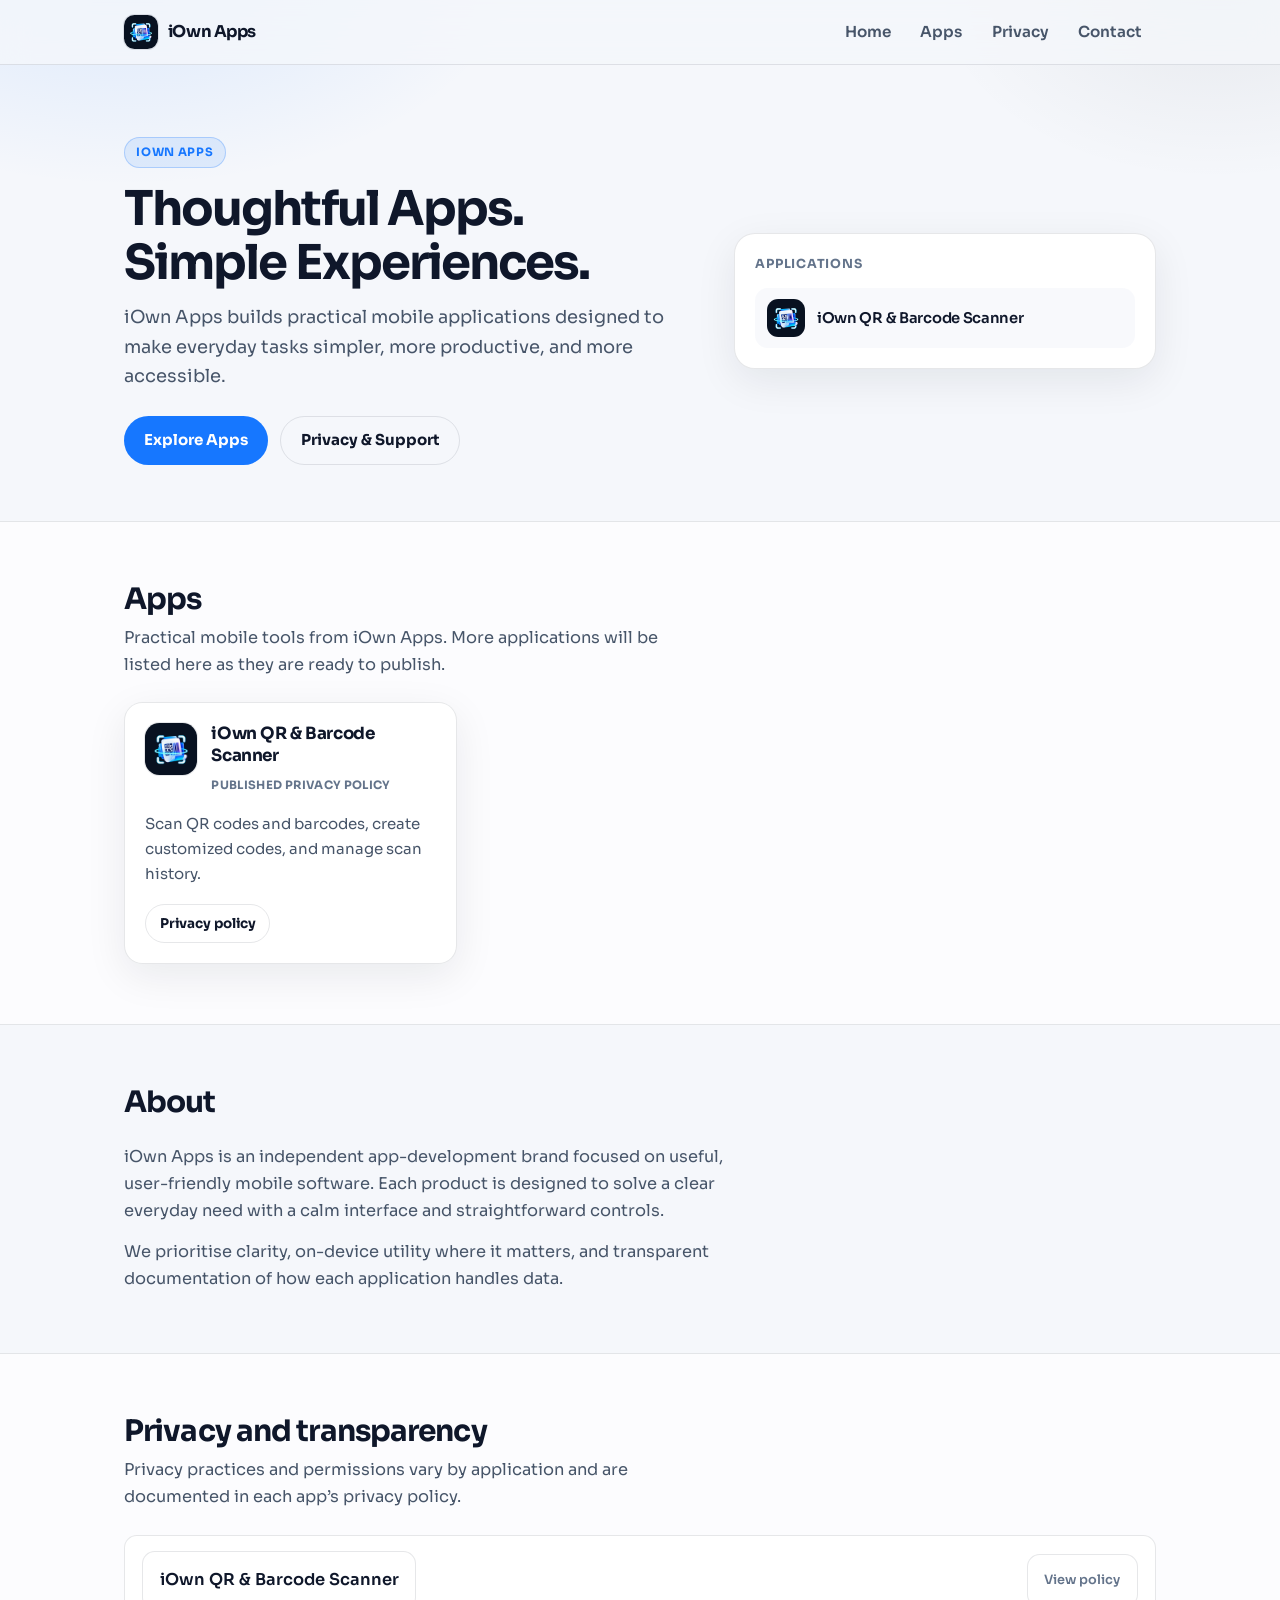
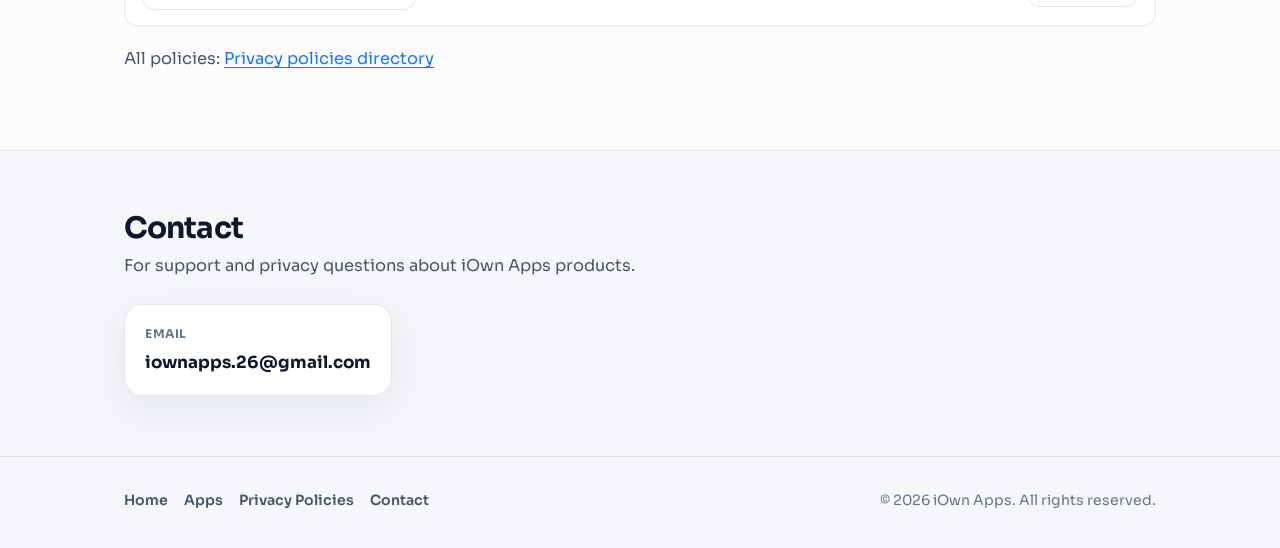
<file: index.html>
<!DOCTYPE html>
<html lang="en">
  <head>
    <meta charset="utf-8" />
    <meta
      name="viewport"
      content="width=device-width, initial-scale=1, viewport-fit=cover"
    />
    <title>iOwn Apps — Thoughtful mobile applications</title>
    <meta
      name="description"
      content="iOwn Apps builds practical mobile applications designed to make everyday tasks simpler, more productive, and more accessible."
    />
    <meta name="theme-color" content="#07111F" />
    <meta property="og:title" content="iOwn Apps" />
    <meta
      property="og:description"
      content="Thoughtful Apps. Simple Experiences. Practical mobile software from iOwn Apps."
    />
    <meta property="og:type" content="website" />
    <meta
      property="og:url"
      content="https://iown-apps.github.io/iown-apps-web-page/"
    />
    <meta
      property="og:image"
      content="https://iown-apps.github.io/iown-apps-web-page/assets/images/iown-qr-icon.png"
    />
    <link rel="icon" type="image/png" href="assets/images/favicon.png" />
    <link rel="stylesheet" href="assets/css/site.css" />
  </head>
  <body>
    <a class="skip-link" href="#main">Skip to content</a>

    <header class="site-header">
      <div class="container site-header__inner">
        <a class="brand" href="#home" aria-label="iOwn Apps home">
          <img
            class="brand__mark"
            src="assets/images/iown-qr-icon.png"
            width="34"
            height="34"
            alt=""
          />
          <span class="brand__text">iOwn Apps</span>
        </a>

        <button
          class="nav-toggle"
          type="button"
          id="nav-toggle"
          aria-expanded="false"
          aria-controls="site-nav"
          aria-label="Open menu"
        >
          <span class="nav-toggle__bars" aria-hidden="true"></span>
        </button>

        <nav class="nav" id="site-nav" aria-label="Primary">
          <ul>
            <li><a href="#home">Home</a></li>
            <li><a href="#apps">Apps</a></li>
            <li><a href="#privacy">Privacy</a></li>
            <li><a href="#contact">Contact</a></li>
          </ul>
        </nav>
      </div>
    </header>

    <main id="main">
      <section class="hero" id="home" aria-labelledby="hero-title">
        <div class="container hero__grid">
          <div>
            <p class="hero__eyebrow">iOwn Apps</p>
            <h1 id="hero-title">Thoughtful Apps. Simple Experiences.</h1>
            <p class="hero__lead">
              iOwn Apps builds practical mobile applications designed to make
              everyday tasks simpler, more productive, and more accessible.
            </p>
            <div class="hero__actions">
              <a class="btn btn--primary" href="#apps">Explore Apps</a>
              <a class="btn btn--secondary" href="#privacy">Privacy &amp; Support</a>
            </div>
          </div>

          <aside class="hero__panel" aria-label="Featured apps">
            <p class="hero__panel-title">Applications</p>
            <ul class="hero__apps">
              <li>
                <img
                  src="assets/images/iown-qr-icon.png"
                  width="38"
                  height="38"
                  alt=""
                />
                <span>iOwn QR &amp; Barcode Scanner</span>
              </li>
            </ul>
          </aside>
        </div>
      </section>

      <section class="section section--alt" id="apps" aria-labelledby="apps-title">
        <div class="container">
          <div class="section__head">
            <h2 id="apps-title">Apps</h2>
            <p>
              Practical mobile tools from iOwn Apps. More applications will be
              listed here as they are ready to publish.
            </p>
          </div>

          <ul class="app-grid">
            <li class="app-card">
              <div class="app-card__top">
                <img
                  class="app-card__icon"
                  src="assets/images/iown-qr-icon.png"
                  width="52"
                  height="52"
                  alt="iOwn QR &amp; Barcode Scanner icon"
                />
                <div>
                  <h3>iOwn QR &amp; Barcode Scanner</h3>
                  <p class="app-card__status">Published privacy policy</p>
                </div>
              </div>
              <p class="app-card__desc">
                Scan QR codes and barcodes, create customized codes, and manage
                scan history.
              </p>
              <div class="app-card__actions">
                <a class="app-card__link" href="iown-qr-privacy-policy/"
                  >Privacy policy</a
                >
              </div>
            </li>
          </ul>
        </div>
      </section>

      <section class="section" id="about" aria-labelledby="about-title">
        <div class="container">
          <div class="section__head">
            <h2 id="about-title">About</h2>
          </div>
          <div class="prose">
            <p>
              iOwn Apps is an independent app-development brand focused on
              useful, user-friendly mobile software. Each product is designed to
              solve a clear everyday need with a calm interface and
              straightforward controls.
            </p>
            <p>
              We prioritise clarity, on-device utility where it matters, and
              transparent documentation of how each application handles data.
            </p>
          </div>
        </div>
      </section>

      <section
        class="section section--alt"
        id="privacy"
        aria-labelledby="privacy-title"
      >
        <div class="container">
          <div class="section__head">
            <h2 id="privacy-title">Privacy and transparency</h2>
            <p>
              Privacy practices and permissions vary by application and are
              documented in each app’s privacy policy.
            </p>
          </div>

          <ul class="privacy-list">
            <li>
              <a href="iown-qr-privacy-policy/">
                <span>iOwn QR &amp; Barcode Scanner</span>
                <span class="meta">View policy</span>
              </a>
            </li>
          </ul>

          <p class="prose" style="margin-top: 1.25rem">
            All policies:
            <a href="privacy/">Privacy policies directory</a>
          </p>
        </div>
      </section>

      <section class="section" id="contact" aria-labelledby="contact-title">
        <div class="container">
          <div class="section__head">
            <h2 id="contact-title">Contact</h2>
            <p>For support and privacy questions about iOwn Apps products.</p>
          </div>
          <div class="contact-card">
            <span class="contact-card__label">Email</span>
            <a href="mailto:iownapps.26@gmail.com">iownapps.26@gmail.com</a>
          </div>
        </div>
      </section>
    </main>

    <footer class="site-footer">
      <div class="container site-footer__inner">
        <nav aria-label="Footer">
          <ul>
            <li><a href="#home">Home</a></li>
            <li><a href="#apps">Apps</a></li>
            <li><a href="privacy/">Privacy Policies</a></li>
            <li><a href="#contact">Contact</a></li>
          </ul>
        </nav>
        <p>© <span id="year"></span> iOwn Apps. All rights reserved.</p>
      </div>
    </footer>

    <script src="assets/js/site.js" defer></script>
  </body>
</html>
</file>
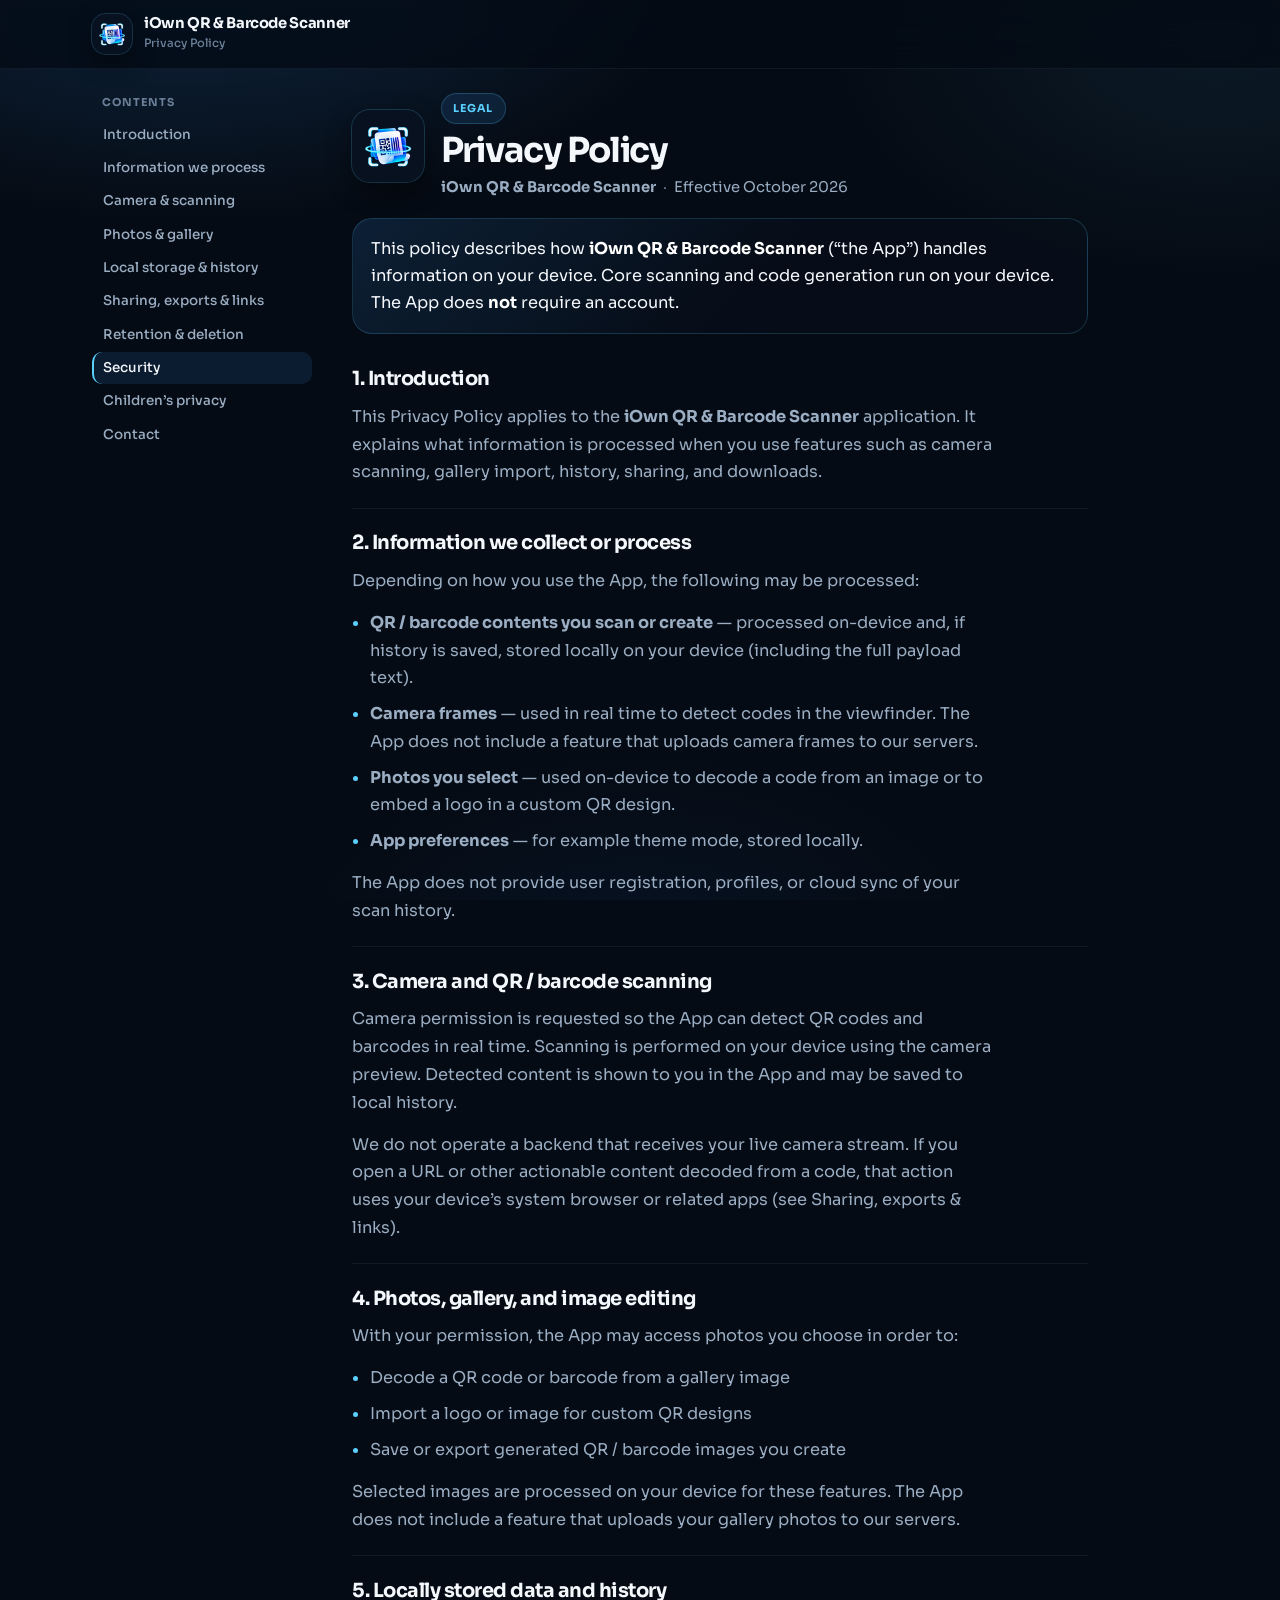
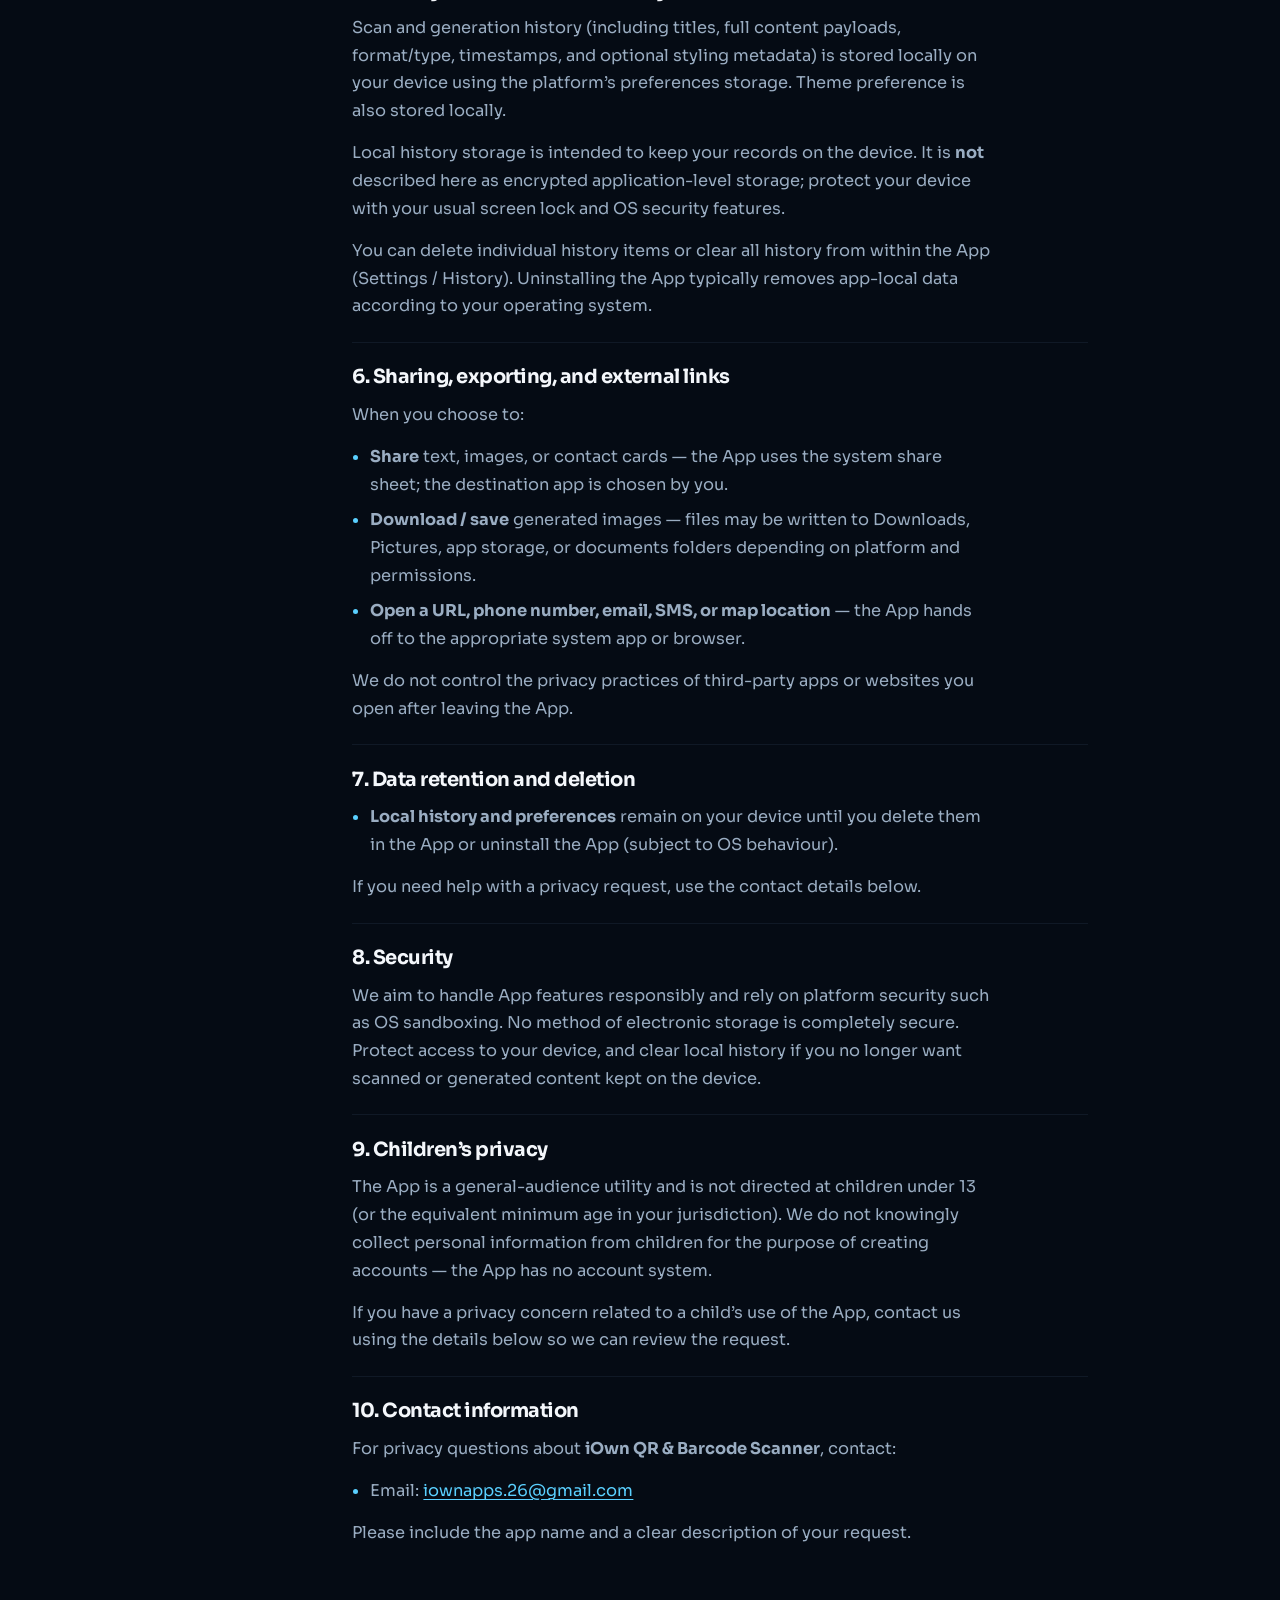
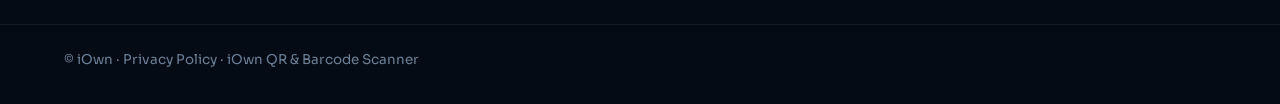
<file: iown-qr-privacy-policy/index.html>
<!DOCTYPE html>
<html lang="en">
  <head>
    <meta charset="utf-8" />
    <meta
      name="viewport"
      content="width=device-width, initial-scale=1, viewport-fit=cover"
    />
    <meta
      name="description"
      content="Privacy Policy for iOwn QR &amp; Barcode Scanner — how we handle camera access, gallery import, local history, sharing, and exports."
    />
    <meta name="theme-color" content="#07111F" />
    <title>Privacy Policy — iOwn QR &amp; Barcode Scanner</title>
    <link rel="icon" type="image/png" href="../assets/images/iown-qr-icon.png" />
    <link rel="stylesheet" href="../assets/css/styles.css" />
  </head>
  <body class="page-policy" data-asset-base="../assets/">
    <a class="skip-link" href="#main">Skip to content</a>

    <header class="site-header">
      <div class="site-header__inner">
        <a class="brand" href="../" aria-label="iOwn Apps home">
          <img
            class="brand__icon"
            src="../assets/images/iown-qr-icon.png"
            width="40"
            height="40"
            alt=""
          />
          <span class="brand__text">
            <span class="brand__name">iOwn QR &amp; Barcode Scanner</span>
            <span class="brand__meta">Privacy Policy</span>
          </span>
        </a>
      </div>
    </header>

    <div class="container">
      <div class="policy-layout">
        <aside class="toc-nav" aria-label="Table of contents">
          <button
            type="button"
            class="mobile-toc-toggle"
            id="mobile-toc-toggle"
            aria-expanded="false"
            aria-controls="mobile-toc-panel"
            aria-label="On this page: table of contents"
          >
            <span>On this page</span>
            <span class="mobile-toc-toggle__icon" aria-hidden="true">▾</span>
          </button>
          <div class="mobile-toc-panel" id="mobile-toc-panel" hidden inert>
            <nav class="toc" aria-label="Sections (mobile)">
              <p class="toc__title">Contents</p>
              <ol>
                <li><a href="#introduction">Introduction</a></li>
                <li><a href="#information-we-process">Information we process</a></li>
                <li><a href="#camera-scanning">Camera &amp; scanning</a></li>
                <li><a href="#photos-gallery">Photos &amp; gallery</a></li>
                <li><a href="#local-storage">Local storage &amp; history</a></li>
                <li><a href="#sharing-exports">Sharing, exports &amp; links</a></li>
                <li><a href="#retention">Retention &amp; deletion</a></li>
                <li><a href="#security">Security</a></li>
                <li><a href="#children">Children’s privacy</a></li>
                <li><a href="#contact">Contact</a></li>
              </ol>
            </nav>
          </div>
          <nav class="toc desktop-toc" aria-label="Sections" hidden>
            <p class="toc__title">Contents</p>
            <ol>
              <li><a href="#introduction">Introduction</a></li>
              <li><a href="#information-we-process">Information we process</a></li>
              <li><a href="#camera-scanning">Camera &amp; scanning</a></li>
              <li><a href="#photos-gallery">Photos &amp; gallery</a></li>
              <li><a href="#local-storage">Local storage &amp; history</a></li>
              <li><a href="#sharing-exports">Sharing, exports &amp; links</a></li>
              <li><a href="#retention">Retention &amp; deletion</a></li>
              <li><a href="#security">Security</a></li>
              <li><a href="#children">Children’s privacy</a></li>
              <li><a href="#contact">Contact</a></li>
            </ol>
          </nav>
        </aside>

        <main id="main" class="policy-main">
          <header class="policy-hero">
            <img
              class="policy-hero__icon"
              src="../assets/images/iown-qr-icon.png"
              width="72"
              height="72"
              alt="iOwn QR &amp; Barcode Scanner icon"
            />
            <div>
              <p class="policy-hero__eyebrow">Legal</p>
              <h1>Privacy Policy</h1>
              <p class="policy-hero__meta">
                <strong>iOwn QR &amp; Barcode Scanner</strong>
                <span class="policy-hero__dot" aria-hidden="true">·</span>
                <span>Effective October 2026</span>
              </p>
            </div>
          </header>

          <p class="callout">
            This policy describes how <strong>iOwn QR &amp; Barcode Scanner</strong>
            (“the App”) handles information on your device. Core scanning and
            code generation run on your device. The App does
            <strong>not</strong> require an account.
          </p>

          <section class="policy-section" id="introduction">
            <h2>1. Introduction</h2>
            <p>
              This Privacy Policy applies to the
              <strong>iOwn QR &amp; Barcode Scanner</strong> application. It
              explains what information is processed when you use features such
              as camera scanning, gallery import, history, sharing, and
              downloads.
            </p>
          </section>

          <section class="policy-section" id="information-we-process">
            <h2>2. Information we collect or process</h2>
            <p>Depending on how you use the App, the following may be processed:</p>
            <ul>
              <li>
                <strong>QR / barcode contents you scan or create</strong> —
                processed on-device and, if history is saved, stored locally on
                your device (including the full payload text).
              </li>
              <li>
                <strong>Camera frames</strong> — used in real time to detect codes
                in the viewfinder. The App does not include a feature that uploads
                camera frames to our servers.
              </li>
              <li>
                <strong>Photos you select</strong> — used on-device to decode a
                code from an image or to embed a logo in a custom QR design.
              </li>
              <li>
                <strong>App preferences</strong> — for example theme mode, stored
                locally.
              </li>
            </ul>
            <p>
              The App does not provide user registration, profiles, or cloud sync
              of your scan history.
            </p>
          </section>

          <section class="policy-section" id="camera-scanning">
            <h2>3. Camera and QR / barcode scanning</h2>
            <p>
              Camera permission is requested so the App can detect QR codes and
              barcodes in real time. Scanning is performed on your device using
              the camera preview. Detected content is shown to you in the App and
              may be saved to local history.
            </p>
            <p>
              We do not operate a backend that receives your live camera stream.
              If you open a URL or other actionable content decoded from a code,
              that action uses your device’s system browser or related apps (see
              Sharing, exports &amp; links).
            </p>
          </section>

          <section class="policy-section" id="photos-gallery">
            <h2>4. Photos, gallery, and image editing</h2>
            <p>
              With your permission, the App may access photos you choose in order
              to:
            </p>
            <ul>
              <li>Decode a QR code or barcode from a gallery image</li>
              <li>Import a logo or image for custom QR designs</li>
              <li>Save or export generated QR / barcode images you create</li>
            </ul>
            <p>
              Selected images are processed on your device for these features.
              The App does not include a feature that uploads your gallery photos
              to our servers.
            </p>
          </section>

          <section class="policy-section" id="local-storage">
            <h2>5. Locally stored data and history</h2>
            <p>
              Scan and generation history (including titles, full content
              payloads, format/type, timestamps, and optional styling metadata)
              is stored locally on your device using the platform’s preferences
              storage. Theme preference is also stored locally.
            </p>
            <p>
              Local history storage is intended to keep your records on the
              device. It is <strong>not</strong> described here as encrypted
              application-level storage; protect your device with your usual
              screen lock and OS security features.
            </p>
            <p>
              You can delete individual history items or clear all history from
              within the App (Settings / History). Uninstalling the App typically
              removes app-local data according to your operating system.
            </p>
          </section>

          <section class="policy-section" id="sharing-exports">
            <h2>6. Sharing, exporting, and external links</h2>
            <p>When you choose to:</p>
            <ul>
              <li>
                <strong>Share</strong> text, images, or contact cards — the App
                uses the system share sheet; the destination app is chosen by
                you.
              </li>
              <li>
                <strong>Download / save</strong> generated images — files may be
                written to Downloads, Pictures, app storage, or documents folders
                depending on platform and permissions.
              </li>
              <li>
                <strong>Open a URL, phone number, email, SMS, or map location</strong>
                — the App hands off to the appropriate system app or browser.
              </li>
            </ul>
            <p>
              We do not control the privacy practices of third-party apps or
              websites you open after leaving the App.
            </p>
          </section>

          <section class="policy-section" id="retention">
            <h2>7. Data retention and deletion</h2>
            <ul>
              <li>
                <strong>Local history and preferences</strong> remain on your
                device until you delete them in the App or uninstall the App
                (subject to OS behaviour).
              </li>
            </ul>
            <p>
              If you need help with a privacy request, use the contact details
              below.
            </p>
          </section>

          <section class="policy-section" id="security">
            <h2>8. Security</h2>
            <p>
              We aim to handle App features responsibly and rely on platform
              security such as OS sandboxing. No method of electronic storage is
              completely secure. Protect access to your device, and clear local
              history if you no longer want scanned or generated content kept on
              the device.
            </p>
          </section>

          <section class="policy-section" id="children">
            <h2>9. Children’s privacy</h2>
            <p>
              The App is a general-audience utility and is not directed at
              children under 13 (or the equivalent minimum age in your
              jurisdiction). We do not knowingly collect personal information from
              children for the purpose of creating accounts — the App has no
              account system.
            </p>
            <p>
              If you have a privacy concern related to a child’s use of the App,
              contact us using the details below so we can review the request.
            </p>
          </section>

          <section class="policy-section" id="contact">
            <h2>10. Contact information</h2>
            <p>
              For privacy questions about
              <strong>iOwn QR &amp; Barcode Scanner</strong>, contact:
            </p>
            <ul>
              <li>
                Email:
                <a href="mailto:iownapps.26@gmail.com">iownapps.26@gmail.com</a>
              </li>
            </ul>
            <p>
              Please include the app name and a clear description of your request.
            </p>
          </section>
        </main>
      </div>
    </div>

    <footer class="site-footer">
      <div class="site-footer__inner">
        <p>© iOwn · Privacy Policy · iOwn QR &amp; Barcode Scanner</p>
      </div>
    </footer>

    <script src="../assets/js/main.js" defer></script>
  </body>
</html>
</file>
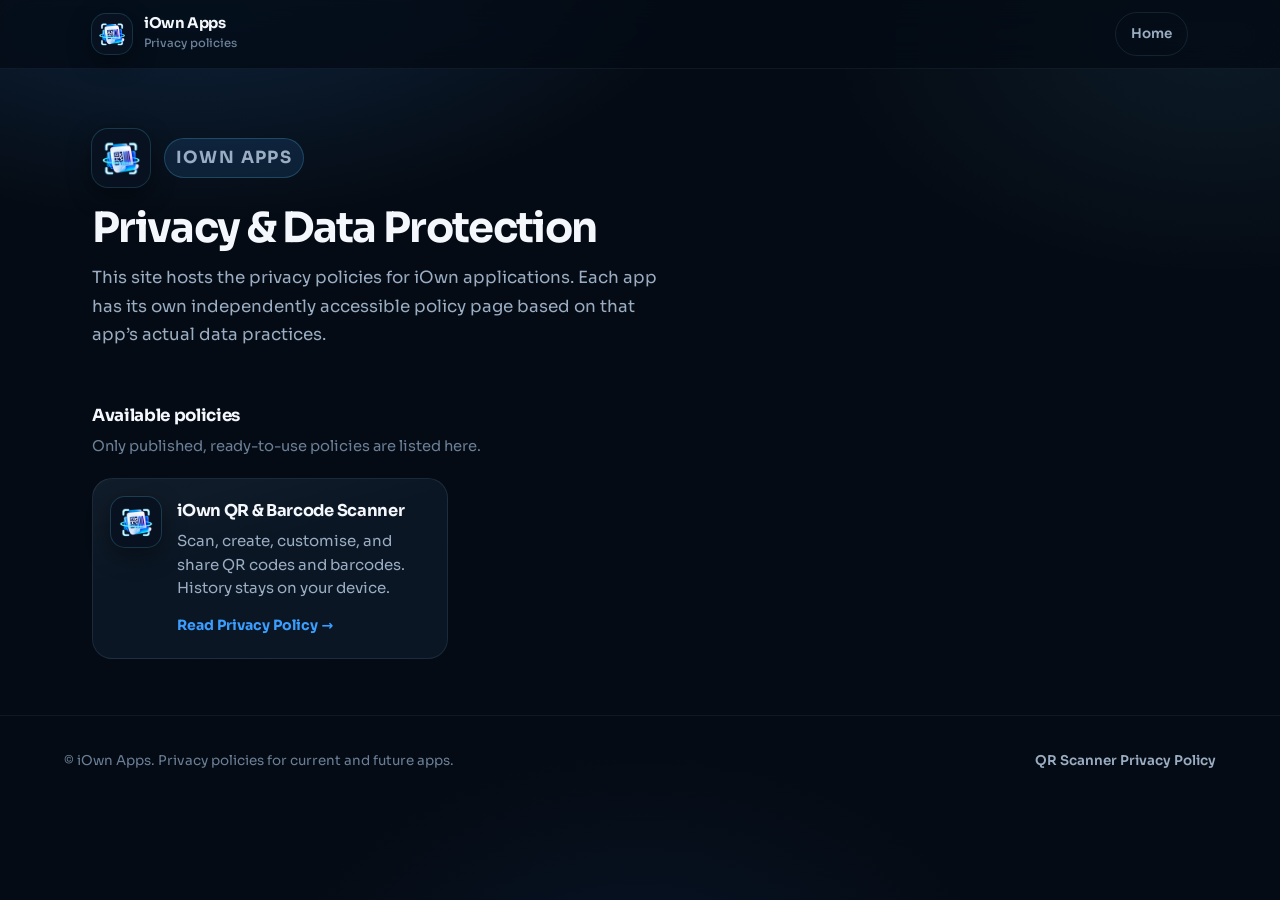
<file: privacy/index.html>
<!DOCTYPE html>
<html lang="en">
  <head>
    <meta charset="utf-8" />
    <meta
      name="viewport"
      content="width=device-width, initial-scale=1, viewport-fit=cover"
    />
    <meta
      name="description"
      content="Privacy policies for iOwn apps, including iOwn QR &amp; Barcode Scanner."
    />
    <meta name="theme-color" content="#07111F" />
    <title>iOwn Apps — Privacy &amp; Data Protection</title>
    <link rel="icon" type="image/png" href="../assets/images/favicon.png" />
    <link rel="stylesheet" href="../assets/css/styles.css" />
  </head>
  <body data-asset-base="../assets/">
    <a class="skip-link" href="#main">Skip to content</a>

    <header class="site-header">
      <div class="site-header__inner">
        <a class="brand" href="../" aria-label="iOwn Apps home">
          <img
            class="brand__icon"
            src="../assets/images/iown-qr-icon.png"
            width="40"
            height="40"
            alt=""
          />
          <span class="brand__text">
            <span class="brand__name">iOwn Apps</span>
            <span class="brand__meta">Privacy policies</span>
          </span>
        </a>
        <nav class="header-nav" aria-label="Primary">
          <a href="../">Home</a>
        </nav>
      </div>
    </header>

    <main id="main" class="container">
      <section class="hero" aria-labelledby="hero-title">
        <div class="hero__badge-row">
          <img
            class="hero__logo"
            src="../assets/images/iown-qr-icon.png"
            width="64"
            height="64"
            alt=""
          />
          <p class="hero__eyebrow">iOwn Apps</p>
        </div>
        <h1 id="hero-title">Privacy &amp; Data Protection</h1>
        <p>
          This site hosts the privacy policies for iOwn applications. Each app
          has its own independently accessible policy page based on that app’s
          actual data practices.
        </p>
      </section>

      <section class="apps-section" id="policies" aria-labelledby="policies-title">
        <h2 id="policies-title">Available policies</h2>
        <p class="apps-section__intro">
          Only published, ready-to-use policies are listed here.
        </p>
        <ul class="app-grid" id="app-grid">
          <noscript>
            <li>
              <a class="app-card" href="../iown-qr-privacy-policy/">
                <img
                  class="app-card__icon"
                  src="../assets/images/iown-qr-icon.png"
                  width="52"
                  height="52"
                  alt="iOwn QR &amp; Barcode Scanner icon"
                />
                <div class="app-card__body">
                  <h3>iOwn QR &amp; Barcode Scanner</h3>
                  <p>
                    Scan, create, customise, and share QR codes and barcodes.
                    History stays on your device.
                  </p>
                  <span class="app-card__cta">Read Privacy Policy →</span>
                </div>
              </a>
            </li>
          </noscript>
        </ul>
      </section>
    </main>

    <footer class="site-footer">
      <div class="site-footer__inner">
        <p>© iOwn Apps. Privacy policies for current and future apps.</p>
        <a href="../iown-qr-privacy-policy/">QR Scanner Privacy Policy</a>
      </div>
    </footer>

    <script src="../assets/js/apps-registry.js" defer></script>
    <script src="../assets/js/main.js" defer></script>
  </body>
</html>
</file>
<file: assets/css/site.css>
/* iOwn Apps — developer homepage (mobile-first, static GitHub Pages) */

@font-face {
  font-family: "Sora";
  src: url("../fonts/Sora-Regular.woff2") format("woff2");
  font-weight: 400;
  font-style: normal;
  font-display: swap;
}

@font-face {
  font-family: "Sora";
  src: url("../fonts/Sora-Medium.woff2") format("woff2");
  font-weight: 500;
  font-style: normal;
  font-display: swap;
}

@font-face {
  font-family: "Sora";
  src: url("../fonts/Sora-SemiBold.woff2") format("woff2");
  font-weight: 600;
  font-style: normal;
  font-display: swap;
}

@font-face {
  font-family: "Sora";
  src: url("../fonts/Sora-Bold.woff2") format("woff2");
  font-weight: 700;
  font-style: normal;
  font-display: swap;
}

:root {
  --bg: #f5f7fb;
  --bg-elevated: #ffffff;
  --text: #0f172a;
  --text-secondary: #475569;
  --text-muted: #64748b;
  --border: rgba(15, 23, 42, 0.1);
  --primary: #1677ff;
  --primary-soft: rgba(22, 119, 255, 0.1);
  --navy: #07111f;
  --surface-dark: #0d1b2a;
  --radius: 1.15rem;
  --radius-sm: 0.8rem;
  --shadow: 0 12px 40px rgba(15, 23, 42, 0.08);
  --font: "Sora", ui-sans-serif, system-ui, sans-serif;
  --pad: clamp(1rem, 4vw, 1.75rem);
  --max: 68rem;
  --focus: 0 0 0 3px rgba(22, 119, 255, 0.35);
  --ease: cubic-bezier(0.16, 1, 0.3, 1);
  --header-h: 4rem;
}

@media (prefers-color-scheme: dark) {
  :root {
    --bg: #050b14;
    --bg-elevated: #0a1624;
    --text: #f1f5f9;
    --text-secondary: #94a3b8;
    --text-muted: #64748b;
    --border: rgba(148, 163, 184, 0.14);
    --primary: #3b9eff;
    --primary-soft: rgba(59, 158, 255, 0.12);
    --shadow: 0 16px 48px rgba(0, 0, 0, 0.35);
  }
}

*,
*::before,
*::after {
  box-sizing: border-box;
}

html {
  scroll-behavior: smooth;
  scroll-padding-top: calc(var(--header-h) + 0.75rem);
  -webkit-text-size-adjust: 100%;
}

@media (prefers-reduced-motion: reduce) {
  html {
    scroll-behavior: auto;
  }

  *,
  *::before,
  *::after {
    animation: none !important;
    transition: none !important;
  }
}

body {
  margin: 0;
  min-height: 100dvh;
  font-family: var(--font);
  font-size: 1.02rem;
  line-height: 1.65;
  color: var(--text);
  background: var(--bg);
  -webkit-font-smoothing: antialiased;
  overflow-x: clip;
}

body::before {
  content: "";
  position: fixed;
  inset: 0;
  z-index: -1;
  pointer-events: none;
  background:
    radial-gradient(720px 420px at 10% -5%, rgba(22, 119, 255, 0.12), transparent 55%),
    radial-gradient(560px 360px at 95% 0%, rgba(7, 17, 31, 0.06), transparent 50%),
    var(--bg);
}

@media (prefers-color-scheme: dark) {
  body::before {
    background:
      radial-gradient(800px 480px at 12% -8%, rgba(59, 158, 255, 0.18), transparent 58%),
      radial-gradient(600px 400px at 100% 0%, rgba(62, 203, 255, 0.06), transparent 50%),
      var(--bg);
  }
}

img {
  max-width: 100%;
  height: auto;
  display: block;
}

a {
  color: var(--primary);
  text-underline-offset: 0.18em;
}

a:focus-visible,
button:focus-visible,
.nav a:focus-visible,
.btn:focus-visible {
  outline: none;
  box-shadow: var(--focus);
  border-radius: 8px;
}

.skip-link {
  position: absolute;
  left: 1rem;
  top: -120px;
  z-index: 200;
  padding: 0.7rem 1rem;
  background: var(--primary);
  color: #fff;
  font-weight: 600;
  text-decoration: none;
  border-radius: var(--radius-sm);
}

.skip-link:focus {
  top: 1rem;
}

.container {
  width: 100%;
  max-width: var(--max);
  margin: 0 auto;
  padding-left: max(var(--pad), env(safe-area-inset-left));
  padding-right: max(var(--pad), env(safe-area-inset-right));
}

/* Header */
.site-header {
  position: sticky;
  top: 0;
  z-index: 100;
  border-bottom: 1px solid var(--border);
  background: color-mix(in srgb, var(--bg) 82%, transparent);
}

@supports (backdrop-filter: blur(14px)) {
  .site-header {
    backdrop-filter: blur(14px) saturate(1.2);
    -webkit-backdrop-filter: blur(14px) saturate(1.2);
  }
}

.site-header__inner {
  display: flex;
  align-items: center;
  justify-content: space-between;
  gap: 1rem;
  min-height: var(--header-h);
}

.brand {
  display: inline-flex;
  align-items: center;
  gap: 0.65rem;
  text-decoration: none;
  color: var(--text);
  font-weight: 700;
  letter-spacing: -0.03em;
}

.brand__mark {
  width: 2.1rem;
  height: 2.1rem;
  border-radius: 0.65rem;
  object-fit: cover;
  box-shadow: 0 0 0 1px var(--border);
}

.brand__text {
  font-size: 1.02rem;
}

.nav-toggle {
  display: inline-flex;
  align-items: center;
  justify-content: center;
  width: 2.75rem;
  height: 2.75rem;
  border: 1px solid var(--border);
  border-radius: 0.75rem;
  background: var(--bg-elevated);
  color: var(--text);
  cursor: pointer;
}

.nav-toggle__bars {
  display: block;
  width: 1.1rem;
  height: 2px;
  background: currentColor;
  position: relative;
}

.nav-toggle__bars::before,
.nav-toggle__bars::after {
  content: "";
  position: absolute;
  left: 0;
  width: 100%;
  height: 2px;
  background: currentColor;
}

.nav-toggle__bars::before {
  top: -6px;
}

.nav-toggle__bars::after {
  top: 6px;
}

.nav {
  display: none;
}

.nav.is-open {
  display: block;
  position: absolute;
  left: 0;
  right: 0;
  top: var(--header-h);
  padding: 0.75rem var(--pad) 1rem;
  background: var(--bg-elevated);
  border-bottom: 1px solid var(--border);
  box-shadow: var(--shadow);
}

.nav ul {
  list-style: none;
  margin: 0;
  padding: 0;
  display: flex;
  flex-direction: column;
  gap: 0.25rem;
}

.nav a {
  display: flex;
  align-items: center;
  min-height: 2.75rem;
  padding: 0.55rem 0.75rem;
  color: var(--text-secondary);
  text-decoration: none;
  font-weight: 550;
  font-size: 0.95rem;
  border-radius: 0.7rem;
}

.nav a:hover {
  color: var(--text);
  background: var(--primary-soft);
}

@media (min-width: 768px) {
  .nav-toggle {
    display: none;
  }

  .nav {
    display: block;
    position: static;
    padding: 0;
    background: transparent;
    border: 0;
    box-shadow: none;
  }

  .nav ul {
    flex-direction: row;
    align-items: center;
    gap: 0.15rem;
  }

  .nav a {
    min-height: 2.4rem;
    padding: 0.45rem 0.85rem;
  }
}

/* Hero */
.hero {
  padding: clamp(2.25rem, 6vw, 4.5rem) 0 clamp(2rem, 5vw, 3.5rem);
}

.hero__grid {
  display: grid;
  gap: 1.75rem;
  align-items: center;
}

.hero__eyebrow {
  display: inline-flex;
  margin: 0 0 0.9rem;
  padding: 0.3rem 0.7rem;
  font-size: 0.72rem;
  font-weight: 650;
  letter-spacing: 0.06em;
  text-transform: uppercase;
  color: var(--primary);
  background: var(--primary-soft);
  border: 1px solid color-mix(in srgb, var(--primary) 25%, transparent);
  border-radius: 999px;
}

.hero h1 {
  margin: 0 0 0.85rem;
  font-size: clamp(1.85rem, 6vw, 3rem);
  line-height: 1.12;
  letter-spacing: -0.04em;
  font-weight: 700;
  max-width: 14ch;
}

.hero__lead {
  margin: 0 0 1.5rem;
  color: var(--text-secondary);
  font-size: clamp(1rem, 2.4vw, 1.12rem);
  max-width: 38rem;
}

.hero__actions {
  display: flex;
  flex-wrap: wrap;
  gap: 0.75rem;
}

.btn {
  display: inline-flex;
  align-items: center;
  justify-content: center;
  min-height: 2.85rem;
  padding: 0.7rem 1.2rem;
  border-radius: 999px;
  font-weight: 650;
  font-size: 0.94rem;
  text-decoration: none;
  border: 1px solid transparent;
  transition:
    transform 0.2s var(--ease),
    background 0.2s var(--ease),
    border-color 0.2s var(--ease),
    color 0.2s var(--ease);
}

.btn--primary {
  background: var(--primary);
  color: #fff;
}

.btn--primary:hover {
  filter: brightness(1.05);
  color: #fff;
}

.btn--secondary {
  background: transparent;
  color: var(--text);
  border-color: var(--border);
}

.btn--secondary:hover {
  border-color: color-mix(in srgb, var(--primary) 40%, var(--border));
  background: var(--primary-soft);
}

@media (prefers-reduced-motion: no-preference) {
  .btn:hover {
    transform: translateY(-1px);
  }
}

.hero__panel {
  padding: 1.25rem;
  background: var(--bg-elevated);
  border: 1px solid var(--border);
  border-radius: calc(var(--radius) + 0.15rem);
  box-shadow: var(--shadow);
}

.hero__panel-title {
  margin: 0 0 0.85rem;
  font-size: 0.78rem;
  font-weight: 650;
  letter-spacing: 0.06em;
  text-transform: uppercase;
  color: var(--text-muted);
}

.hero__apps {
  list-style: none;
  margin: 0;
  padding: 0;
  display: grid;
  gap: 0.65rem;
}

.hero__apps li {
  display: flex;
  align-items: center;
  gap: 0.75rem;
  padding: 0.65rem 0.7rem;
  border-radius: var(--radius-sm);
  background: color-mix(in srgb, var(--bg) 70%, transparent);
}

.hero__apps img {
  width: 2.4rem;
  height: 2.4rem;
  border-radius: 0.7rem;
  object-fit: cover;
}

.hero__apps span {
  font-size: 0.92rem;
  font-weight: 600;
  letter-spacing: -0.02em;
}

@media (min-width: 900px) {
  .hero__grid {
    grid-template-columns: 1.15fr 0.85fr;
    gap: 2.5rem;
  }
}

/* Sections */
.section {
  padding: clamp(2rem, 5vw, 3.75rem) 0;
}

.section--alt {
  border-top: 1px solid var(--border);
  border-bottom: 1px solid var(--border);
  background: color-mix(in srgb, var(--bg-elevated) 65%, transparent);
}

.section__head {
  max-width: 36rem;
  margin-bottom: 1.5rem;
}

.section__head h2 {
  margin: 0 0 0.45rem;
  font-size: clamp(1.35rem, 3.5vw, 1.85rem);
  letter-spacing: -0.03em;
  line-height: 1.2;
}

.section__head p {
  margin: 0;
  color: var(--text-secondary);
}

/* Apps grid */
.app-grid {
  list-style: none;
  margin: 0;
  padding: 0;
  display: grid;
  gap: 1rem;
  grid-template-columns: 1fr;
}

@media (min-width: 700px) {
  .app-grid {
    grid-template-columns: repeat(2, 1fr);
  }
}

@media (min-width: 1024px) {
  .app-grid {
    grid-template-columns: repeat(3, 1fr);
  }
}

.app-card {
  display: flex;
  flex-direction: column;
  height: 100%;
  padding: 1.25rem;
  background: var(--bg-elevated);
  border: 1px solid var(--border);
  border-radius: var(--radius);
  box-shadow: var(--shadow);
}

.app-card__top {
  display: flex;
  align-items: flex-start;
  gap: 0.9rem;
  margin-bottom: 0.9rem;
}

.app-card__icon {
  width: 3.25rem;
  height: 3.25rem;
  border-radius: 0.9rem;
  object-fit: cover;
  flex-shrink: 0;
  box-shadow: 0 0 0 1px var(--border);
}

.app-card h3 {
  margin: 0 0 0.25rem;
  font-size: 1.05rem;
  letter-spacing: -0.025em;
  line-height: 1.3;
}

.app-card__status {
  display: inline-flex;
  margin: 0;
  font-size: 0.72rem;
  font-weight: 650;
  letter-spacing: 0.03em;
  text-transform: uppercase;
  color: var(--text-muted);
}

.app-card__desc {
  margin: 0 0 1.1rem;
  color: var(--text-secondary);
  font-size: 0.94rem;
  flex: 1;
}

.app-card__actions {
  display: flex;
  flex-wrap: wrap;
  gap: 0.55rem;
  margin-top: auto;
}

.app-card__link {
  display: inline-flex;
  align-items: center;
  min-height: 2.4rem;
  padding: 0.4rem 0.85rem;
  border-radius: 999px;
  text-decoration: none;
  font-size: 0.84rem;
  font-weight: 650;
  border: 1px solid var(--border);
  color: var(--text);
  background: transparent;
}

.app-card__link:hover {
  border-color: color-mix(in srgb, var(--primary) 45%, var(--border));
  background: var(--primary-soft);
  color: var(--text);
}

.app-card__link--muted {
  color: var(--text-muted);
  cursor: default;
  pointer-events: none;
}

/* About / privacy / contact */
.prose {
  max-width: 40rem;
  color: var(--text-secondary);
}

.prose p {
  margin: 0 0 0.9rem;
}

.prose p:last-child {
  margin-bottom: 0;
}

.privacy-list {
  list-style: none;
  margin: 1.25rem 0 0;
  padding: 0;
  display: grid;
  gap: 0.65rem;
}

.privacy-list a,
.privacy-list span {
  display: flex;
  align-items: center;
  justify-content: space-between;
  gap: 1rem;
  padding: 0.95rem 1.05rem;
  background: var(--bg-elevated);
  border: 1px solid var(--border);
  border-radius: var(--radius-sm);
  text-decoration: none;
  color: var(--text);
  font-weight: 600;
}

.privacy-list a:hover {
  border-color: color-mix(in srgb, var(--primary) 40%, var(--border));
}

.privacy-list .meta {
  font-size: 0.8rem;
  font-weight: 550;
  color: var(--text-muted);
}

.contact-card {
  display: inline-flex;
  flex-direction: column;
  gap: 0.35rem;
  padding: 1.15rem 1.25rem;
  background: var(--bg-elevated);
  border: 1px solid var(--border);
  border-radius: var(--radius);
  box-shadow: var(--shadow);
}

.contact-card__label {
  font-size: 0.75rem;
  font-weight: 650;
  letter-spacing: 0.05em;
  text-transform: uppercase;
  color: var(--text-muted);
}

.contact-card a {
  font-size: 1.05rem;
  font-weight: 650;
  text-decoration: none;
  color: var(--text);
}

.contact-card a:hover {
  color: var(--primary);
}

/* Footer */
.site-footer {
  padding: 2rem 0 calc(2.25rem + env(safe-area-inset-bottom));
  border-top: 1px solid var(--border);
  color: var(--text-muted);
  font-size: 0.88rem;
}

.site-footer__inner {
  display: flex;
  flex-direction: column;
  gap: 1rem;
}

.site-footer nav ul {
  list-style: none;
  margin: 0;
  padding: 0;
  display: flex;
  flex-wrap: wrap;
  gap: 0.35rem 1rem;
}

.site-footer a {
  color: var(--text-secondary);
  text-decoration: none;
  font-weight: 550;
}

.site-footer a:hover {
  color: var(--primary);
}

.site-footer p {
  margin: 0;
}

@media (min-width: 700px) {
  .site-footer__inner {
    flex-direction: row;
    justify-content: space-between;
    align-items: center;
  }
}
</file>
<file: assets/css/styles.css>
/* iOwn Apps Privacy Policies — 2026 UI (mobile-first) */

@font-face {
  font-family: "Sora";
  src: url("../fonts/Sora-Regular.woff2") format("woff2");
  font-weight: 400;
  font-style: normal;
  font-display: swap;
}

@font-face {
  font-family: "Sora";
  src: url("../fonts/Sora-Medium.woff2") format("woff2");
  font-weight: 500;
  font-style: normal;
  font-display: swap;
}

@font-face {
  font-family: "Sora";
  src: url("../fonts/Sora-SemiBold.woff2") format("woff2");
  font-weight: 600;
  font-style: normal;
  font-display: swap;
}

@font-face {
  font-family: "Sora";
  src: url("../fonts/Sora-Bold.woff2") format("woff2");
  font-weight: 700;
  font-style: normal;
  font-display: swap;
}

:root {
  --bg: #050b14;
  --surface: #0a1624;
  --surface-raised: #0e1c2e;
  --primary: #3b9eff;
  --primary-soft: rgba(59, 158, 255, 0.12);
  --cyan: #5ad0ff;
  --text: #f4f7fb;
  --text-secondary: #9aadc2;
  --text-tertiary: #6b8098;
  --border: rgba(120, 160, 200, 0.14);
  --border-hover: rgba(90, 208, 255, 0.28);
  --line: rgba(120, 160, 200, 0.1);
  --radius: 1.25rem;
  --radius-sm: 0.85rem;
  --page-max: 72rem;
  --read-max: 40rem;
  --font: "Sora", ui-sans-serif, system-ui, sans-serif;
  --focus: 0 0 0 3px rgba(90, 208, 255, 0.4);
  --pad-x: clamp(1rem, 4vw, 1.75rem);
  --touch: 2.75rem;
  --header-h: 4.25rem;
  --ease: cubic-bezier(0.16, 1, 0.3, 1);
}

*,
*::before,
*::after {
  box-sizing: border-box;
}

html {
  scroll-behavior: smooth;
  scroll-padding-top: calc(var(--header-h) + 1rem);
  -webkit-text-size-adjust: 100%;
}

@media (prefers-reduced-motion: reduce) {
  html {
    scroll-behavior: auto;
  }

  *,
  *::before,
  *::after {
    animation: none !important;
    transition: none !important;
  }
}

body {
  margin: 0;
  min-height: 100dvh;
  font-family: var(--font);
  font-size: 1.0625rem;
  line-height: 1.7;
  color: var(--text);
  background: var(--bg);
  -webkit-font-smoothing: antialiased;
  overflow-x: clip;
}

/* Ambient backdrop — one soft wash, not a busy pattern */
body::before {
  content: "";
  position: fixed;
  inset: 0;
  z-index: -1;
  pointer-events: none;
  background:
    radial-gradient(900px 520px at 15% -10%, rgba(59, 158, 255, 0.22), transparent 60%),
    radial-gradient(700px 420px at 95% 5%, rgba(90, 208, 255, 0.08), transparent 55%),
    radial-gradient(600px 400px at 50% 110%, rgba(22, 80, 160, 0.12), transparent 60%),
    var(--bg);
}

img {
  max-width: 100%;
  height: auto;
  display: block;
}

a {
  color: var(--cyan);
  text-decoration-thickness: 1px;
  text-underline-offset: 0.2em;
  transition: color 0.2s var(--ease);
}

a:hover {
  color: #9ae4ff;
}

a:focus-visible,
button:focus-visible,
.toc a:focus-visible,
.brand:focus-visible,
.app-card:focus-visible,
.header-nav a:focus-visible,
.skip-link:focus-visible {
  outline: none;
  box-shadow: var(--focus);
  border-radius: 8px;
}

code {
  font-family: ui-monospace, "SF Mono", Menlo, Consolas, monospace;
  font-size: 0.88em;
  overflow-wrap: anywhere;
  background: rgba(255, 255, 255, 0.05);
  padding: 0.12em 0.4em;
  border-radius: 6px;
  border: 1px solid var(--border);
}

.skip-link {
  position: absolute;
  left: 1rem;
  top: -120px;
  z-index: 1000;
  padding: 0.75rem 1rem;
  background: var(--primary);
  color: #fff;
  font-weight: 600;
  border-radius: var(--radius-sm);
  text-decoration: none;
}

.skip-link:focus {
  top: 1rem;
}

/* —— Header —— */
.site-header {
  position: sticky;
  top: 0;
  z-index: 100;
  border-bottom: 1px solid var(--line);
  background: color-mix(in srgb, var(--bg) 78%, transparent);
}

@supports (backdrop-filter: blur(16px)) {
  .site-header {
    backdrop-filter: blur(16px) saturate(1.35);
    -webkit-backdrop-filter: blur(16px) saturate(1.35);
  }
}

.site-header__inner {
  max-width: var(--page-max);
  margin: 0 auto;
  min-height: var(--header-h);
  padding: 0.7rem max(var(--pad-x), env(safe-area-inset-right)) 0.7rem
    max(var(--pad-x), env(safe-area-inset-left));
  display: flex;
  align-items: center;
  justify-content: space-between;
  gap: 1rem;
}

.brand {
  display: flex;
  align-items: center;
  gap: 0.75rem;
  min-width: 0;
  text-decoration: none;
  color: var(--text);
}

.brand:hover {
  color: var(--text);
}

.brand__icon,
.hero__logo,
.policy-hero__icon,
.app-card__icon {
  border-radius: 14px;
  object-fit: cover;
  background: #04080f;
  box-shadow:
    0 0 0 1px rgba(90, 208, 255, 0.2),
    0 8px 24px rgba(0, 0, 0, 0.45);
}

.brand__icon {
  width: 40px;
  height: 40px;
  flex-shrink: 0;
}

.brand__text {
  display: flex;
  flex-direction: column;
  gap: 0.1rem;
  min-width: 0;
}

.brand__name {
  font-size: 0.92rem;
  font-weight: 650;
  letter-spacing: -0.025em;
  line-height: 1.25;
  overflow-wrap: anywhere;
}

.brand__meta {
  font-size: 0.72rem;
  color: var(--text-tertiary);
  font-weight: 500;
}

.header-nav a {
  display: inline-flex;
  align-items: center;
  justify-content: center;
  min-height: var(--touch);
  padding: 0.45rem 0.95rem;
  color: var(--text-secondary);
  text-decoration: none;
  font-size: 0.84rem;
  font-weight: 600;
  border-radius: 999px;
  border: 1px solid var(--border);
  transition:
    background 0.2s var(--ease),
    border-color 0.2s var(--ease),
    color 0.2s var(--ease);
}

.header-nav a:hover {
  color: var(--text);
  background: var(--primary-soft);
  border-color: var(--border-hover);
}

.page-policy .site-header__inner {
  justify-content: flex-start;
}

.container {
  width: 100%;
  max-width: var(--page-max);
  margin: 0 auto;
  padding: 1.5rem max(var(--pad-x), env(safe-area-inset-right)) 3rem
    max(var(--pad-x), env(safe-area-inset-left));
}

/* —— Homepage —— */
.hero {
  padding: 1.75rem 0 1.5rem;
  max-width: 36rem;
}

.hero__badge-row {
  display: flex;
  align-items: center;
  gap: 0.85rem;
  margin-bottom: 1.15rem;
}

.hero__logo {
  width: 58px;
  height: 58px;
  border-radius: 16px;
}

.hero__eyebrow,
.policy-hero__eyebrow {
  display: inline-flex;
  margin: 0;
  padding: 0.32rem 0.7rem;
  font-size: 0.68rem;
  font-weight: 650;
  letter-spacing: 0.08em;
  text-transform: uppercase;
  color: var(--cyan);
  background: var(--primary-soft);
  border: 1px solid rgba(90, 208, 255, 0.22);
  border-radius: 999px;
}

.hero h1 {
  margin: 0 0 0.75rem;
  font-size: clamp(1.7rem, 6.5vw, 2.6rem);
  line-height: 1.12;
  letter-spacing: -0.04em;
  font-weight: 700;
}

.hero p {
  margin: 0;
  color: var(--text-secondary);
  font-size: 1.05rem;
}

.apps-section {
  margin-top: 1.75rem;
}

.apps-section h2 {
  margin: 0 0 0.25rem;
  font-size: 1.05rem;
  letter-spacing: -0.02em;
}

.apps-section__intro {
  margin: 0 0 1.15rem;
  color: var(--text-tertiary);
  font-size: 0.92rem;
}

.app-grid {
  list-style: none;
  margin: 0;
  padding: 0;
  display: grid;
  gap: 0.85rem;
  grid-template-columns: 1fr;
}

.app-card {
  display: flex;
  gap: 1rem;
  align-items: flex-start;
  padding: 1.15rem;
  text-decoration: none;
  color: inherit;
  background: linear-gradient(165deg, rgba(255, 255, 255, 0.03), transparent 40%),
    var(--surface);
  border: 1px solid var(--border);
  border-radius: var(--radius);
  transition:
    transform 0.25s var(--ease),
    border-color 0.25s var(--ease),
    background 0.25s var(--ease);
}

.app-card:hover {
  border-color: var(--border-hover);
  background: var(--surface-raised);
  color: inherit;
}

@media (prefers-reduced-motion: no-preference) {
  .app-card:hover {
    transform: translateY(-2px);
  }
}

.app-card__icon {
  width: 50px;
  height: 50px;
  border-radius: 14px;
  flex-shrink: 0;
}

.app-card__icon--placeholder {
  display: grid;
  place-items: center;
  background: var(--surface-raised);
  color: var(--text-tertiary);
  font-size: 0.65rem;
  font-weight: 700;
  box-shadow: none;
}

.app-card__body {
  min-width: 0;
}

.app-card__body h3 {
  margin: 0 0 0.3rem;
  font-size: 1.02rem;
  letter-spacing: -0.02em;
}

.app-card__body p {
  margin: 0 0 0.7rem;
  color: var(--text-secondary);
  font-size: 0.94rem;
  line-height: 1.55;
}

.app-card__cta {
  font-size: 0.88rem;
  font-weight: 650;
  color: var(--primary);
}

.empty-state {
  padding: 1.2rem;
  border: 1px dashed var(--border);
  border-radius: var(--radius);
  color: var(--text-secondary);
}

/* —— Policy layout —— */
.policy-layout {
  display: grid;
  grid-template-columns: 1fr;
  gap: 1.25rem;
  align-items: start;
}

.toc-nav {
  min-width: 0;
}

.mobile-toc-toggle {
  width: 100%;
  display: flex;
  align-items: center;
  justify-content: space-between;
  gap: 0.75rem;
  min-height: var(--touch);
  padding: 0.85rem 1rem;
  margin: 0;
  color: var(--text);
  font: inherit;
  font-size: 0.92rem;
  font-weight: 600;
  text-align: left;
  cursor: pointer;
  background: var(--surface);
  border: 1px solid var(--border);
  border-radius: var(--radius-sm);
}

.mobile-toc-toggle__icon {
  width: 1.6rem;
  height: 1.6rem;
  display: grid;
  place-items: center;
  border-radius: 999px;
  background: var(--primary-soft);
  color: var(--cyan);
  font-size: 0.7rem;
  transition: transform 0.25s var(--ease);
}

.mobile-toc-toggle[aria-expanded="true"] {
  border-bottom-left-radius: 0;
  border-bottom-right-radius: 0;
  border-bottom-color: transparent;
}

.mobile-toc-toggle[aria-expanded="true"] .mobile-toc-toggle__icon {
  transform: rotate(180deg);
}

.mobile-toc-panel {
  display: none;
}

.mobile-toc-panel.is-open {
  display: block;
}

.mobile-toc-panel .toc {
  border-top-left-radius: 0;
  border-top-right-radius: 0;
  border-top: 0;
}

.toc {
  background: var(--surface);
  border: 1px solid var(--border);
  border-radius: var(--radius-sm);
  padding: 0.85rem 0.7rem;
}

.toc__title {
  margin: 0 0 0.45rem;
  padding: 0 0.6rem;
  font-size: 0.68rem;
  font-weight: 700;
  letter-spacing: 0.1em;
  text-transform: uppercase;
  color: var(--text-tertiary);
}

.toc ol {
  list-style: none;
  margin: 0;
  padding: 0;
  display: flex;
  flex-direction: column;
  gap: 0.05rem;
  max-height: min(55vh, 20rem);
  overflow-y: auto;
  overscroll-behavior: contain;
  scrollbar-width: thin;
}

.toc a {
  display: flex;
  align-items: center;
  min-height: 2.6rem;
  padding: 0.5rem 0.65rem;
  color: var(--text-secondary);
  text-decoration: none;
  font-size: 0.875rem;
  font-weight: 500;
  line-height: 1.35;
  border-radius: 10px;
  border-left: 2px solid transparent;
  transition: background 0.15s var(--ease), color 0.15s var(--ease);
}

.toc a:hover {
  color: var(--text);
  background: rgba(255, 255, 255, 0.04);
}

.toc a.is-active {
  color: var(--text);
  background: var(--primary-soft);
  border-left-color: var(--cyan);
}

.toc-nav > .toc.desktop-toc {
  display: none;
}

.policy-main {
  min-width: 0;
  max-width: 46rem;
}

/* Hero — open, not a heavy card dump */
.policy-hero {
  display: flex;
  gap: 1.05rem;
  align-items: center;
  margin-bottom: 1.25rem;
  padding: 0;
  background: none;
  border: 0;
  box-shadow: none;
}

.policy-hero__icon {
  width: 64px;
  height: 64px;
  border-radius: 18px;
  flex-shrink: 0;
}

.policy-hero > div {
  min-width: 0;
}

.policy-hero__eyebrow {
  margin-bottom: 0.45rem;
}

.policy-hero h1 {
  margin: 0 0 0.4rem;
  font-size: clamp(1.55rem, 5.5vw, 2.15rem);
  letter-spacing: -0.04em;
  line-height: 1.15;
  font-weight: 700;
}

.policy-hero__meta {
  margin: 0;
  display: flex;
  flex-wrap: wrap;
  align-items: center;
  gap: 0.35rem 0.45rem;
  color: var(--text-secondary);
  font-size: 0.92rem;
  line-height: 1.45;
}

.policy-hero__dot {
  color: var(--text-tertiary);
}

.callout {
  margin: 0 0 1.75rem;
  padding: 1.05rem 1.15rem;
  color: var(--text);
  font-size: 1.02rem;
  line-height: 1.65;
  background: linear-gradient(
    135deg,
    rgba(59, 158, 255, 0.14),
    rgba(10, 22, 36, 0.2) 55%
  );
  border: 1px solid rgba(90, 208, 255, 0.18);
  border-radius: var(--radius);
}

.callout strong {
  color: #fff;
}

/* Sections — editorial stream with separators instead of stacked cards */
.page-policy .policy-section {
  margin: 0;
  padding: 1.35rem 0;
  background: transparent;
  border: 0;
  border-top: 1px solid var(--line);
  border-radius: 0;
  transition: none;
}

.page-policy .policy-section:hover {
  border-color: var(--line);
}

.page-policy .policy-section:first-of-type {
  border-top: 0;
  padding-top: 0.25rem;
}

.policy-section h2 {
  margin: 0 0 0.7rem;
  font-size: clamp(1.08rem, 3vw, 1.22rem);
  letter-spacing: -0.025em;
  line-height: 1.3;
  color: var(--text);
}

.policy-section h3 {
  margin: 1rem 0 0.4rem;
  font-size: 1rem;
}

.policy-section p,
.policy-section li {
  color: var(--text-secondary);
  font-size: 1.02rem;
  line-height: 1.7;
  overflow-wrap: break-word;
}

.policy-section p {
  margin: 0 0 0.9rem;
  max-width: var(--read-max);
}

.policy-section p:last-child,
.policy-section ul:last-child,
.policy-section ol:last-child {
  margin-bottom: 0;
}

.policy-section ul,
.policy-section ol {
  margin: 0 0 0.9rem;
  padding-left: 1.15rem;
  max-width: var(--read-max);
}

.policy-section li {
  margin-bottom: 0.5rem;
}

.policy-section li::marker {
  color: var(--cyan);
}

/* Homepage still uses bordered sections if any */
.policy-section {
  margin: 0 0 0.9rem;
  padding: 1.1rem;
  background: var(--surface);
  border: 1px solid var(--border);
  border-radius: var(--radius-sm);
}

.site-footer {
  margin-top: 0.5rem;
  padding: 1.5rem max(var(--pad-x), env(safe-area-inset-right))
    calc(2rem + env(safe-area-inset-bottom)) max(var(--pad-x), env(safe-area-inset-left));
  border-top: 1px solid var(--line);
  color: var(--text-tertiary);
  font-size: 0.84rem;
}

.site-footer__inner {
  max-width: var(--page-max);
  margin: 0 auto;
  display: flex;
  flex-wrap: wrap;
  gap: 0.5rem 1.25rem;
  justify-content: space-between;
  align-items: center;
}

.page-policy .site-footer__inner {
  justify-content: flex-start;
}

.site-footer p {
  margin: 0;
}

.site-footer a {
  display: inline-flex;
  align-items: center;
  min-height: var(--touch);
  color: var(--text-secondary);
  text-decoration: none;
  font-weight: 600;
}

.site-footer a:hover {
  color: var(--cyan);
}

.visually-hidden {
  position: absolute;
  width: 1px;
  height: 1px;
  padding: 0;
  margin: -1px;
  overflow: hidden;
  clip: rect(0, 0, 0, 0);
  white-space: nowrap;
  border: 0;
}

/* —— Breakpoints —— */
@media (min-width: 600px) {
  .app-grid {
    grid-template-columns: repeat(2, 1fr);
  }

  .hero {
    padding-top: 2.25rem;
  }

  .site-footer__inner {
    flex-direction: row;
  }
}

@media (min-width: 768px) {
  .policy-hero__icon {
    width: 72px;
    height: 72px;
  }

  .toc ol {
    max-height: none;
  }
}

@media (min-width: 960px) {
  .policy-layout {
    grid-template-columns: 220px minmax(0, 1fr);
    gap: 2.5rem;
  }

  .toc-nav {
    position: sticky;
    top: calc(var(--header-h) + 1rem);
  }

  .mobile-toc-toggle,
  .mobile-toc-panel {
    display: none !important;
  }

  .toc-nav > .toc.desktop-toc {
    display: block;
    background: transparent;
    border: 0;
    padding: 0;
    border-radius: 0;
  }

  .toc a {
    min-height: 0;
    padding: 0.45rem 0.55rem;
    font-size: 0.84rem;
  }
}

@media (min-width: 1280px) {
  .app-grid {
    grid-template-columns: repeat(3, 1fr);
  }
}

@media (max-width: 380px) {
  .policy-hero {
    flex-direction: column;
    align-items: flex-start;
  }
}

@media (max-height: 430px) and (orientation: landscape) {
  .brand__meta {
    display: none;
  }

  .toc ol {
    max-height: 40vh;
  }
}

@media (prefers-reduced-transparency: reduce) {
  .site-header {
    background: var(--bg);
    backdrop-filter: none;
  }
}

@media print {
  body {
    background: #fff;
    color: #111;
  }

  body::before,
  .site-header,
  .toc-nav,
  .skip-link {
    display: none !important;
  }

  .policy-section,
  .callout,
  .app-card {
    background: #fff !important;
    color: #111;
    border-color: #ddd;
  }

  .policy-section p,
  .policy-section li,
  .callout {
    color: #222;
  }
}
</file>
